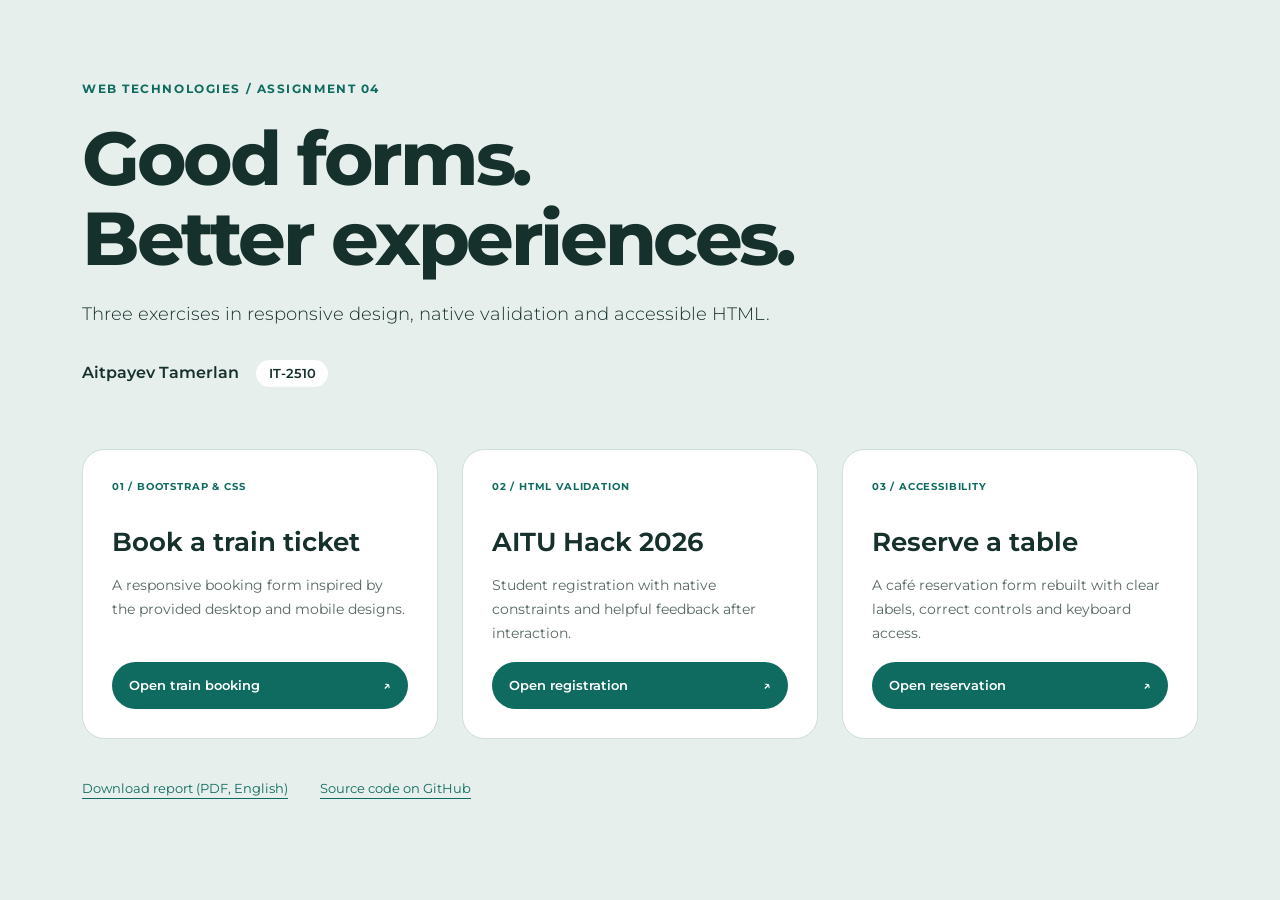
<file: index.html>
<!doctype html>
<html lang="en">
<head>
  <meta charset="utf-8">
  <meta name="viewport" content="width=device-width, initial-scale=1">
  <title>Assignment 4 · Aitpayev Tamerlan</title>
  <link rel="stylesheet" href="assets/vendor/bootstrap.min.css">
  <link rel="stylesheet" href="assets/common.css">
  <link rel="stylesheet" href="assets/index.css">
</head>
<body>
  <main class="container py-5">
    <header class="intro">
      <p class="eyebrow">WEB TECHNOLOGIES / ASSIGNMENT 04</p>
      <h1>Good forms.<br>Better experiences.</h1>
      <p class="lead">Three exercises in responsive design, native validation and accessible HTML.</p>
      <p class="student">Aitpayev Tamerlan <span>IT-2510</span></p>
    </header>
    <div class="row g-4">
      <div class="col-12 col-md-4"><article class="exercise"><p class="number">01 / BOOTSTRAP &amp; CSS</p><h2>Book a train ticket</h2><p>A responsive booking form inspired by the provided desktop and mobile designs.</p><a class="btn" href="task1.html">Open train booking <span aria-hidden="true">↗</span></a></article></div>
      <div class="col-12 col-md-4"><article class="exercise"><p class="number">02 / HTML VALIDATION</p><h2>AITU Hack 2026</h2><p>Student registration with native constraints and helpful feedback after interaction.</p><a class="btn" href="task2.html">Open registration <span aria-hidden="true">↗</span></a></article></div>
      <div class="col-12 col-md-4"><article class="exercise"><p class="number">03 / ACCESSIBILITY</p><h2>Reserve a table</h2><p>A café reservation form rebuilt with clear labels, correct controls and keyboard access.</p><a class="btn" href="task3.html">Open reservation <span aria-hidden="true">↗</span></a></article></div>
    </div>
    <footer><a href="Assignment4_Aitpayev_Tamerlan.pdf">Download report (PDF, English)</a><a href="https://github.com/tamerlanaitpayev1-netizen/web4">Source code on GitHub</a></footer>
  </main>
</body>
</html>
</file>
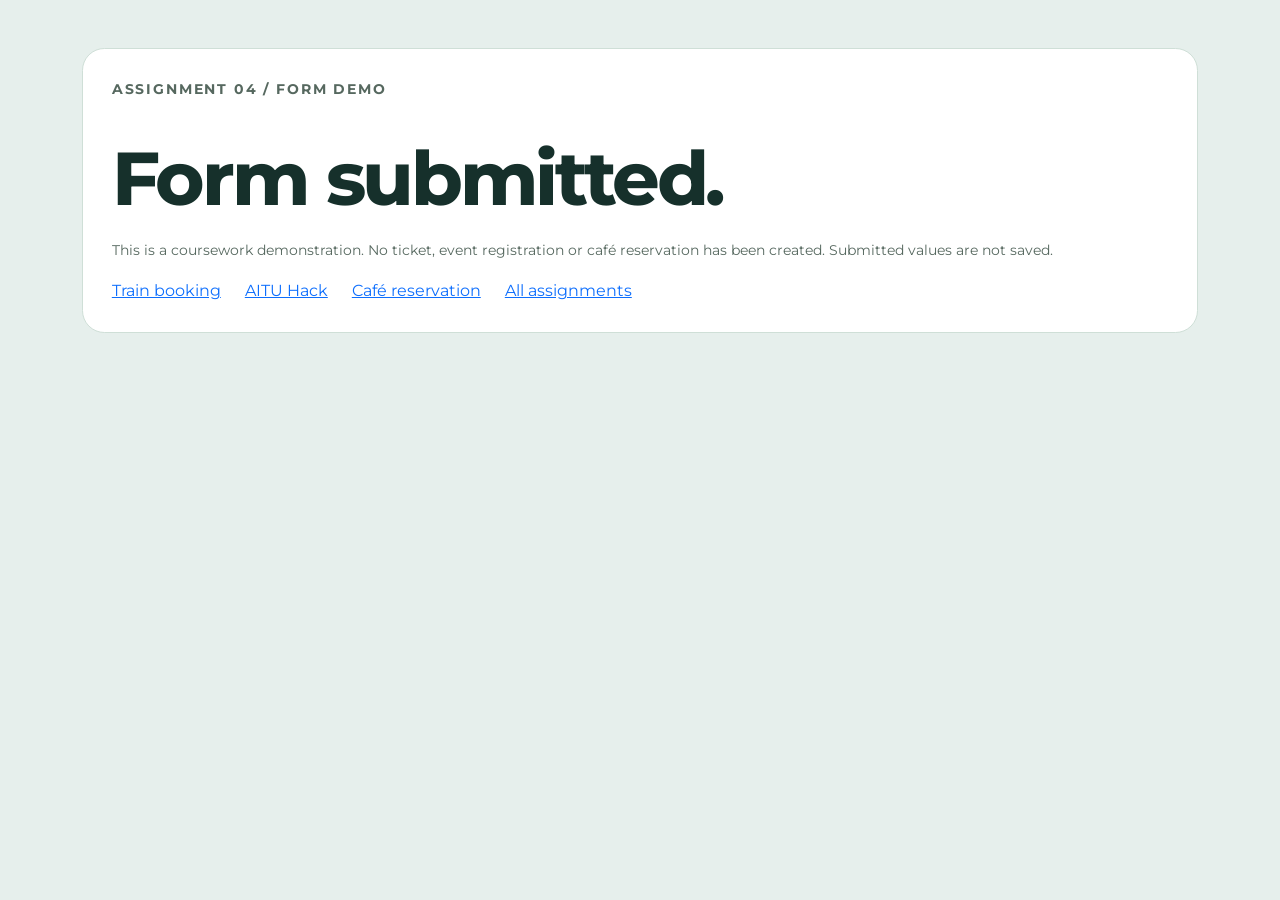
<file: completed.html>
<!doctype html>
<html lang="en">
<head>
  <meta charset="utf-8">
  <meta name="viewport" content="width=device-width, initial-scale=1">
  <title>Form demonstration complete</title>
  <link rel="stylesheet" href="assets/vendor/bootstrap.min.css">
  <link rel="stylesheet" href="assets/common.css">
  <link rel="stylesheet" href="assets/index.css">
</head>
<body>
  <main class="container py-5">
    <article class="exercise">
      <p class="eyebrow">ASSIGNMENT 04 / FORM DEMO</p>
      <h1>Form submitted.</h1>
      <p>This is a coursework demonstration. No ticket, event registration or café reservation has been created. Submitted values are not saved.</p>
      <nav class="d-flex flex-wrap gap-4" aria-label="Assignments"><a href="task1.html">Train booking</a><a href="task2.html">AITU Hack</a><a href="task3.html">Café reservation</a><a href="index.html">All assignments</a></nav>
    </article>
  </main>
</body>
</html>
</file>
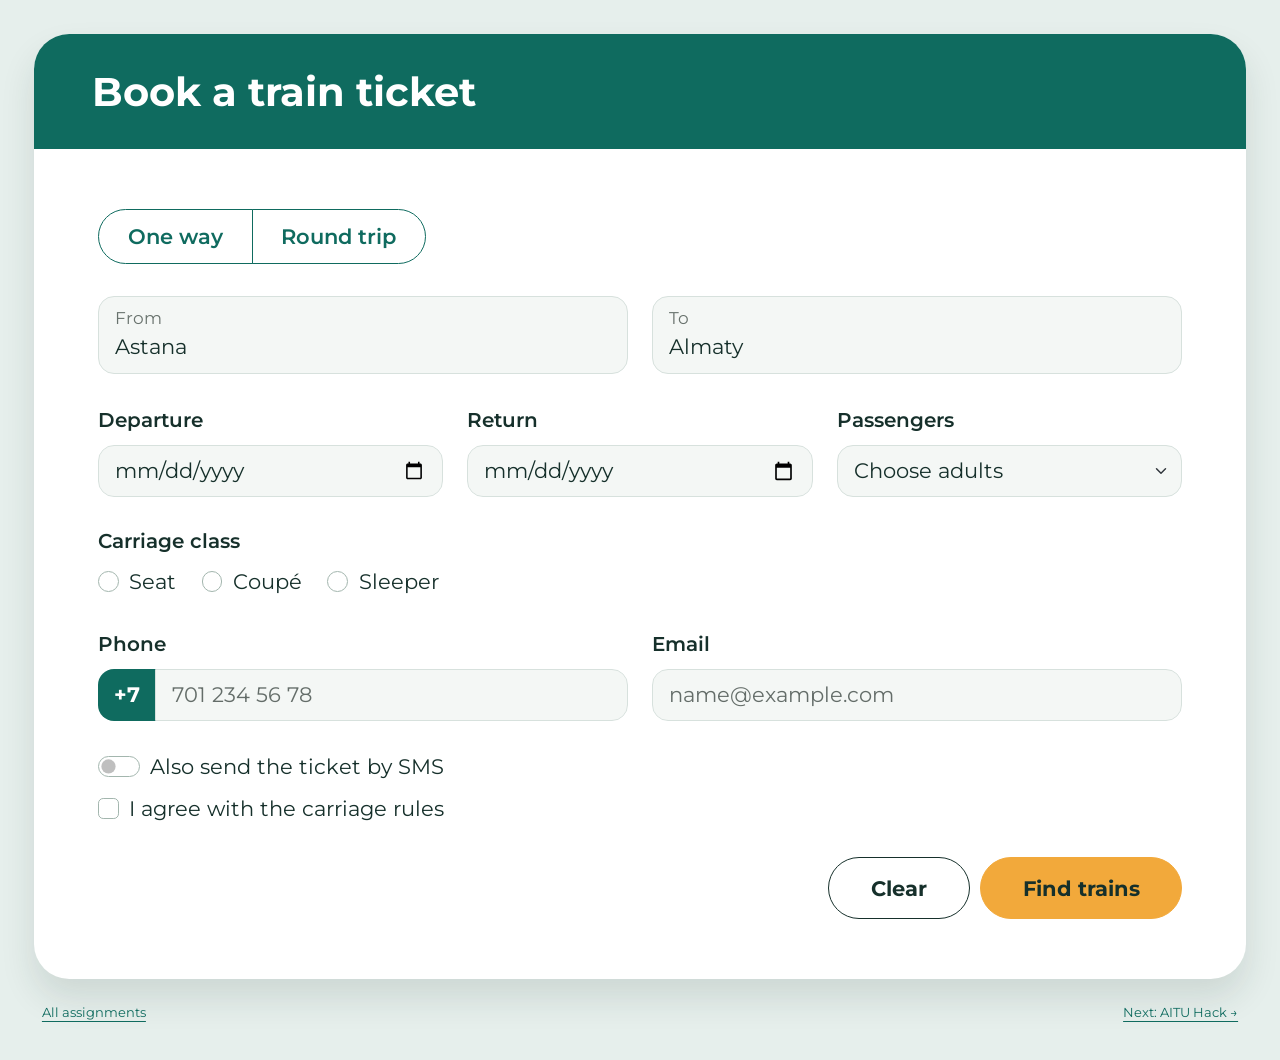
<file: task1.html>
<!doctype html>
<html lang="en">
<head>
  <meta charset="utf-8">
  <meta name="viewport" content="width=device-width, initial-scale=1">
  <title>Book a train ticket · Task 1</title>
  <link rel="stylesheet" href="assets/vendor/bootstrap.min.css">
  <link rel="stylesheet" href="assets/common.css">
  <link rel="stylesheet" href="assets/task1.css">
</head>
<body>
  <main class="container-fluid train-page">
    <article class="ticket-card">
      <header class="ticket-header"><h1>Book a train ticket</h1></header>
      <form action="completed.html" method="post" class="ticket-form">
        <fieldset class="trip-choice">
          <legend class="visually-hidden">Journey type (required)</legend>
          <div class="btn-group" role="group" aria-label="Journey type">
            <input class="btn-check" type="radio" name="journey" id="one-way" value="one-way" required>
            <label class="btn trip-button" for="one-way">One way</label>
            <input class="btn-check" type="radio" name="journey" id="round-trip" value="round-trip" required>
            <label class="btn trip-button" for="round-trip">Round trip</label>
          </div>
        </fieldset>

        <div class="row g-3 g-md-4 route-row">
          <div class="col-12 col-md-6">
            <div class="route-field">
              <label for="from" class="form-label">From<span class="visually-hidden"> (required)</span></label>
              <input class="form-control" type="text" name="from" id="from" placeholder="Astana" required>
            </div>
          </div>
          <div class="col-12 col-md-6">
            <div class="route-field">
              <label for="to" class="form-label">To<span class="visually-hidden"> (required)</span></label>
              <input class="form-control" type="text" name="to" id="to" placeholder="Almaty" required>
            </div>
          </div>
        </div>

        <div class="row g-3 g-md-4 details-row">
          <div class="col-12 col-md-4">
            <label for="departure" class="form-label">Departure<span class="visually-hidden"> (required)</span></label>
            <input class="form-control" type="date" name="departure" id="departure" required>
          </div>
          <div class="col-12 col-md-4">
            <label for="return" class="form-label">Return<span class="visually-hidden"> (optional)</span></label>
            <input class="form-control" type="date" name="return" id="return">
          </div>
          <div class="col-12 col-md-4">
            <label for="passengers" class="form-label">Passengers<span class="visually-hidden"> (required)</span></label>
            <select class="form-select" name="passengers" id="passengers" required>
              <option value="">Choose adults</option>
              <option value="1">1 adult</option>
              <option value="2">2 adults</option>
              <option value="3">3 adults</option>
              <option value="4">4 adults</option>
              <option value="5">5 adults</option>
              <option value="6">6 adults</option>
            </select>
          </div>
        </div>

        <fieldset class="carriage-row">
          <legend class="form-label">Carriage class<span class="visually-hidden"> (required)</span></legend>
          <div class="d-flex flex-wrap carriage-options">
            <div class="form-check"><input class="form-check-input" type="radio" name="carriage" id="seat" value="seat" required><label class="form-check-label" for="seat">Seat</label></div>
            <div class="form-check"><input class="form-check-input" type="radio" name="carriage" id="coupe" value="coupe" required><label class="form-check-label" for="coupe">Coupé</label></div>
            <div class="form-check"><input class="form-check-input" type="radio" name="carriage" id="sleeper" value="sleeper" required><label class="form-check-label" for="sleeper">Sleeper</label></div>
          </div>
        </fieldset>

        <div class="row g-3 g-md-4 contacts-row">
          <div class="col-12 col-md-6">
            <label for="phone" class="form-label">Phone<span class="visually-hidden"> (required)</span></label>
            <div class="input-group">
              <span class="input-group-text" id="phone-prefix">+7</span>
              <input class="form-control" type="tel" name="phone" id="phone" aria-describedby="phone-prefix" placeholder="701 234 56 78" required>
              <input type="hidden" name="phone_country_code" value="+7">
            </div>
          </div>
          <div class="col-12 col-md-6">
            <label for="email" class="form-label">Email<span class="visually-hidden"> (required)</span></label>
            <input class="form-control" type="email" name="email" id="email" autocomplete="email" placeholder="name@example.com" required>
          </div>
        </div>

        <div class="preferences">
          <div class="form-check form-switch"><input class="form-check-input" type="checkbox" role="switch" name="sms" id="sms" value="yes"><label class="form-check-label" for="sms">Also send the ticket by SMS</label></div>
          <div class="form-check"><input class="form-check-input" type="checkbox" name="agreement" id="train-agreement" value="accepted" required><label class="form-check-label" for="train-agreement">I agree with the carriage rules<span class="visually-hidden"> (required)</span></label></div>
        </div>

        <!-- The DOM order stays Clear, Find trains; flex reverses it on phones. -->
        <div class="form-actions d-flex flex-column-reverse flex-md-row justify-content-md-end">
          <button class="btn clear-button" type="reset">Clear</button>
          <button class="btn find-button" type="submit">Find trains</button>
        </div>
      </form>
    </article>
    <nav class="assignment-nav" aria-label="Assignments"><a href="index.html">All assignments</a><a href="task2.html">Next: AITU Hack →</a></nav>
  </main>
</body>
</html>
</file>
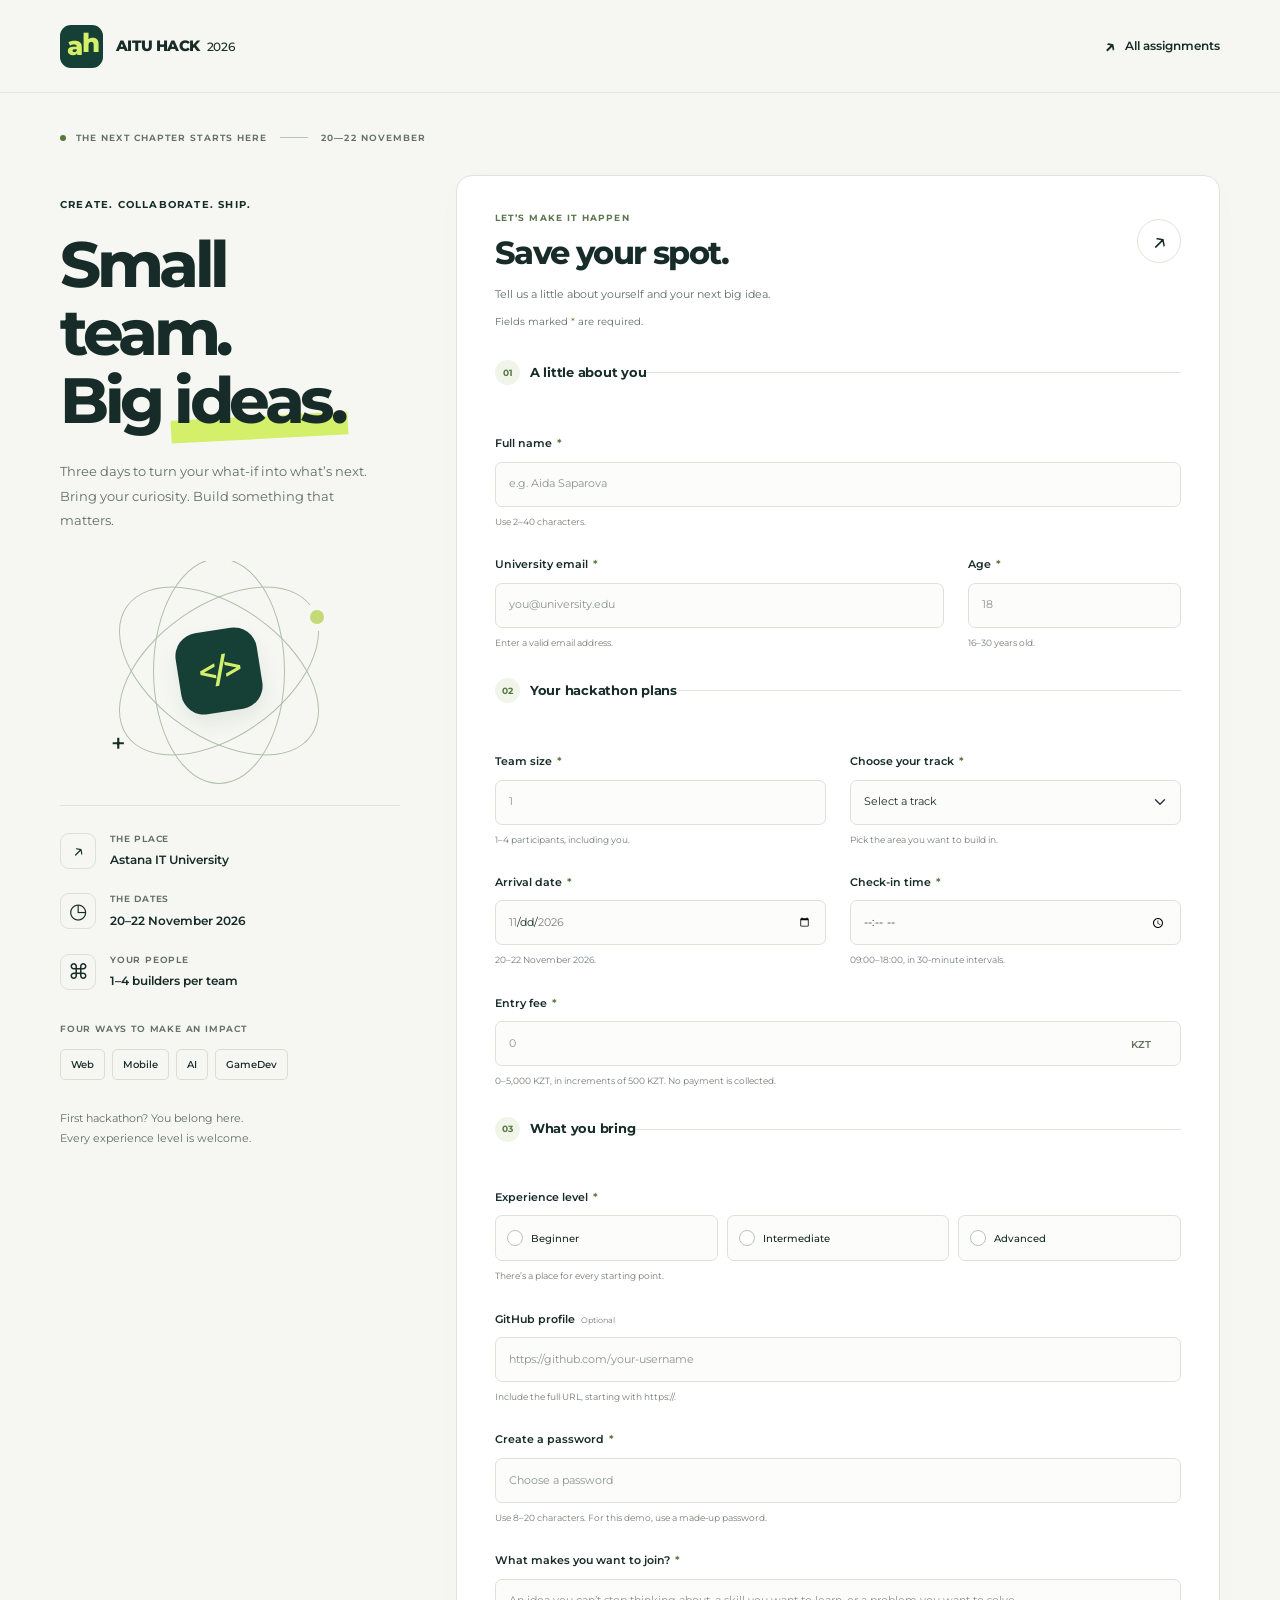
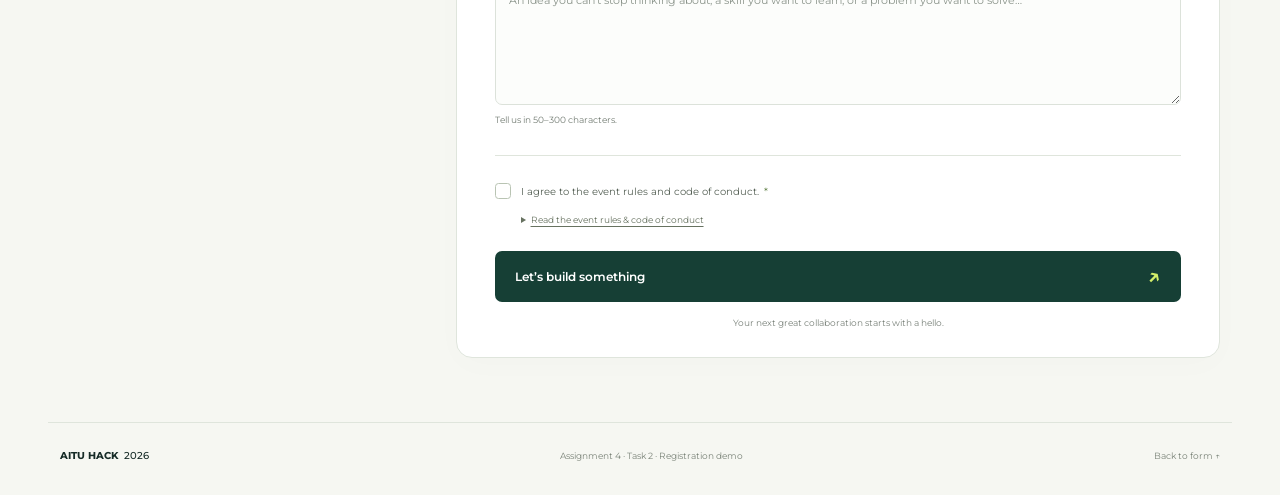
<file: task2.html>
<!doctype html>
<html lang="en">
<head>
  <meta charset="utf-8">
  <meta name="viewport" content="width=device-width, initial-scale=1">
  <meta name="description" content="AITU Hack 2026 registration form — a student project demonstrating HTML form validation.">
  <title>Join AITU Hack 2026 · Assignment 4</title>
  <link rel="stylesheet" href="assets/vendor/bootstrap.min.css">
  <link rel="stylesheet" href="assets/common.css">
  <link rel="stylesheet" href="assets/task2.css">
</head>
<body class="hack-page">
  <a class="skip-link" href="#registration">Skip to registration</a>
  <header class="hack-header">
    <div class="container hack-header-inner">
      <a class="hack-brand" href="task2.html" aria-label="AITU Hack 2026 home"><span class="brand-symbol" aria-hidden="true">a<span>h</span></span><span>AITU HACK<span class="brand-year">2026</span></span></a>
      <a class="back-link" href="index.html"><span aria-hidden="true">↗</span> All assignments</a>
    </div>
  </header>

  <main class="container hack-main">
    <div class="event-eyebrow"><span class="status-dot" aria-hidden="true"></span> THE NEXT CHAPTER STARTS HERE <span class="eyebrow-line" aria-hidden="true"></span> 20—22 NOVEMBER</div>
    <div class="hack-layout">
      <aside class="event-sidebar" aria-labelledby="event-title">
        <div class="event-intro">
          <p class="event-kicker">CREATE. COLLABORATE. SHIP.</p>
          <h1 id="event-title">Small team.<br>Big <span>ideas.</span></h1>
          <p class="event-description">Three days to turn your what-if into what’s next. Bring your curiosity. Build something that matters.</p>
          <div class="event-art" aria-hidden="true"><span class="art-orbit orbit-one"></span><span class="art-orbit orbit-two"></span><span class="art-orbit orbit-three"></span><span class="art-code">&lt;/&gt;</span><span class="art-dot"></span><span class="art-plus">+</span></div>
        </div>
        <div class="event-details">
          <div class="event-fact"><span class="fact-icon" aria-hidden="true">↗</span><div><span class="fact-label">THE PLACE</span><p>Astana IT University</p></div></div>
          <div class="event-fact"><span class="fact-icon" aria-hidden="true">◷</span><div><span class="fact-label">THE DATES</span><p>20–22 November 2026</p></div></div>
          <div class="event-fact"><span class="fact-icon" aria-hidden="true">⌘</span><div><span class="fact-label">YOUR PEOPLE</span><p>1–4 builders per team</p></div></div>
        </div>
        <div class="track-summary"><span class="fact-label">FOUR WAYS TO MAKE AN IMPACT</span><div class="track-tags"><span>Web</span><span>Mobile</span><span>AI</span><span>GameDev</span></div></div>
        <p class="sidebar-note">First hackathon? You belong here.<br>Every experience level is welcome.</p>
      </aside>

      <section class="registration-panel" aria-labelledby="registration-title">
        <div class="registration-heading"><div><span class="section-eyebrow">LET’S MAKE IT HAPPEN</span><h2 id="registration-title">Save your spot.</h2></div><span class="registration-mark" aria-hidden="true">↗</span></div>
        <p class="registration-description">Tell us a little about yourself and your next big idea.</p>
        <p class="required-note">Fields marked <span aria-hidden="true">*</span> are required.</p>

        <form id="registration" action="completed.html" method="post">
          <fieldset class="form-section">
            <legend><span class="section-number" aria-hidden="true">01</span> A little about you</legend>
            <div class="row g-4">
              <div class="col-12">
                <label class="form-label" for="full-name">Full name <span class="required-star" aria-hidden="true">*</span></label>
                <input class="form-control" id="full-name" name="full_name" type="text" placeholder="e.g. Aida Saparova" autocomplete="name" minlength="2" maxlength="40" required aria-describedby="name-help name-error">
                <div class="form-text" id="name-help">Use 2–40 characters.</div>
                <div class="invalid-feedback" id="name-error">Enter your full name using 2–40 characters.</div>
              </div>
              <div class="col-md-8">
                <label class="form-label" for="university-email">University email <span class="required-star" aria-hidden="true">*</span></label>
                <input class="form-control" id="university-email" name="email" type="email" placeholder="you@university.edu" autocomplete="email" required aria-describedby="email-help email-error">
                <div class="form-text" id="email-help">Enter a valid email address.</div>
                <div class="invalid-feedback" id="email-error">Enter a valid email, such as you@university.edu.</div>
              </div>
              <div class="col-md-4">
                <label class="form-label" for="age">Age <span class="required-star" aria-hidden="true">*</span></label>
                <input class="form-control" id="age" name="age" type="number" placeholder="18" min="16" max="30" step="1" required aria-describedby="age-help age-error">
                <div class="form-text" id="age-help">16–30 years old.</div>
                <div class="invalid-feedback" id="age-error">Enter a whole number from 16 to 30.</div>
              </div>
            </div>
          </fieldset>

          <fieldset class="form-section">
            <legend><span class="section-number" aria-hidden="true">02</span> Your hackathon plans</legend>
            <div class="row g-4">
              <div class="col-md-6">
                <label class="form-label" for="team-size">Team size <span class="required-star" aria-hidden="true">*</span></label>
                <input class="form-control" id="team-size" name="team_size" type="number" placeholder="1" min="1" max="4" step="1" required aria-describedby="team-help team-error">
                <div class="form-text" id="team-help">1–4 participants, including you.</div>
                <div class="invalid-feedback" id="team-error">Choose a team size of 1, 2, 3, or 4.</div>
              </div>
              <div class="col-md-6">
                <label class="form-label" for="track">Choose your track <span class="required-star" aria-hidden="true">*</span></label>
                <select class="form-select" id="track" name="track" required aria-describedby="track-help track-error">
                  <option value="" selected disabled>Select a track</option>
                  <option value="Web">Web</option><option value="Mobile">Mobile</option><option value="AI">AI</option><option value="GameDev">GameDev</option>
                </select>
                <div class="form-text" id="track-help">Pick the area you want to build in.</div>
                <div class="invalid-feedback" id="track-error">Select Web, Mobile, AI, or GameDev.</div>
              </div>
              <div class="col-md-6">
                <label class="form-label" for="arrival-date">Arrival date <span class="required-star" aria-hidden="true">*</span></label>
                <input class="form-control" id="arrival-date" name="arrival_date" type="date" min="2026-11-20" max="2026-11-22" required aria-describedby="arrival-help arrival-error">
                <div class="form-text" id="arrival-help">20–22 November 2026.</div>
                <div class="invalid-feedback" id="arrival-error">Choose a date from 20 to 22 November 2026.</div>
              </div>
              <div class="col-md-6">
                <label class="form-label" for="checkin-time">Check-in time <span class="required-star" aria-hidden="true">*</span></label>
                <input class="form-control" id="checkin-time" name="checkin_time" type="time" min="09:00" max="18:00" step="1800" required aria-describedby="checkin-help checkin-error">
                <div class="form-text" id="checkin-help">09:00–18:00, in 30-minute intervals.</div>
                <div class="invalid-feedback" id="checkin-error">Choose a half-hour slot between 09:00 and 18:00.</div>
              </div>
              <div class="col-12">
                <label class="form-label" for="entry-fee">Entry fee <span class="required-star" aria-hidden="true">*</span></label>
                <div class="fee-field"><input class="form-control" id="entry-fee" name="entry_fee" type="number" placeholder="0" min="0" max="5000" step="500" required aria-describedby="fee-help fee-error"><span class="currency-label" aria-hidden="true">KZT</span></div>
                <div class="form-text" id="fee-help">0–5,000 KZT, in increments of 500 KZT. No payment is collected.</div>
                <div class="invalid-feedback" id="fee-error">Enter an amount from 0 to 5,000 KZT in increments of 500.</div>
              </div>
            </div>
          </fieldset>

          <fieldset class="form-section">
            <legend><span class="section-number" aria-hidden="true">03</span> What you bring</legend>
            <div class="row g-4">
              <div class="col-12">
                <fieldset class="experience-group" aria-describedby="experience-help experience-error">
                  <legend class="form-label">Experience level <span class="required-star" aria-hidden="true">*</span></legend>
                  <div class="experience-options">
                    <label class="experience-option" for="experience-beginner"><input class="form-check-input" id="experience-beginner" type="radio" name="experience" value="Beginner" required><span>Beginner</span></label>
                    <label class="experience-option" for="experience-intermediate"><input class="form-check-input" id="experience-intermediate" type="radio" name="experience" value="Intermediate" required><span>Intermediate</span></label>
                    <label class="experience-option" for="experience-advanced"><input class="form-check-input" id="experience-advanced" type="radio" name="experience" value="Advanced" required><span>Advanced</span></label>
                  </div>
                  <div class="form-text" id="experience-help">There’s a place for every starting point.</div>
                  <div class="invalid-feedback" id="experience-error">Choose your experience level.</div>
                </fieldset>
              </div>
              <div class="col-12">
                <label class="form-label" for="github-url">GitHub profile <span class="optional-label">Optional</span></label>
                <input class="form-control" id="github-url" name="github_url" type="url" placeholder="https://github.com/your-username" autocomplete="url" aria-describedby="github-help github-error">
                <div class="form-text" id="github-help">Include the full URL, starting with https://.</div>
                <div class="invalid-feedback" id="github-error">Enter a valid URL, or leave this field empty.</div>
              </div>
              <div class="col-12">
                <label class="form-label" for="password">Create a password <span class="required-star" aria-hidden="true">*</span></label>
                <input class="form-control" id="password" name="password" type="password" placeholder="Choose a password" autocomplete="new-password" minlength="8" maxlength="20" required aria-describedby="password-help password-error">
                <div class="form-text" id="password-help">Use 8–20 characters. For this demo, use a made-up password.</div>
                <div class="invalid-feedback" id="password-error">Enter a password with 8–20 characters.</div>
              </div>
              <div class="col-12">
                <label class="form-label" for="motivation">What makes you want to join? <span class="required-star" aria-hidden="true">*</span></label>
                <textarea class="form-control" id="motivation" name="motivation" rows="4" minlength="50" maxlength="300" placeholder="An idea you can’t stop thinking about, a skill you want to learn, or a problem you want to solve…" required aria-describedby="motivation-help motivation-error"></textarea>
                <div class="form-text" id="motivation-help">Tell us in 50–300 characters.</div>
                <div class="invalid-feedback" id="motivation-error">Share your motivation using 50–300 characters.</div>
              </div>
            </div>
          </fieldset>

          <div class="form-finish">
            <div class="form-check agreement-field">
              <input class="form-check-input" id="agreement" name="agreement" type="checkbox" value="accepted" required aria-describedby="agreement-error">
              <label class="form-check-label" for="agreement">I agree to the event rules and code of conduct. <span class="required-star" aria-hidden="true">*</span></label>
              <div class="invalid-feedback" id="agreement-error">Please agree before submitting your registration.</div>
            </div>
            <details class="event-rules"><summary>Read the event rules &amp; code of conduct</summary><p>Work in a team of up to four, credit the work of others, and treat all participants with respect. Harassment and discrimination are not acceptable. Keep your project lawful and respect other people’s privacy.</p></details>
            <button class="btn register-button" type="submit"><span>Let’s build something</span><span aria-hidden="true">↗</span></button>
            <p class="submit-note">Your next great collaboration starts with a hello.</p>
          </div>
        </form>
      </section>
    </div>
  </main>

  <footer class="hack-footer container"><span>AITU HACK <span class="footer-year">2026</span></span><span>Assignment 4 · Task 2 · Registration demo</span><a href="#registration">Back to form <span aria-hidden="true">↑</span></a></footer>
</body>
</html>
</file>
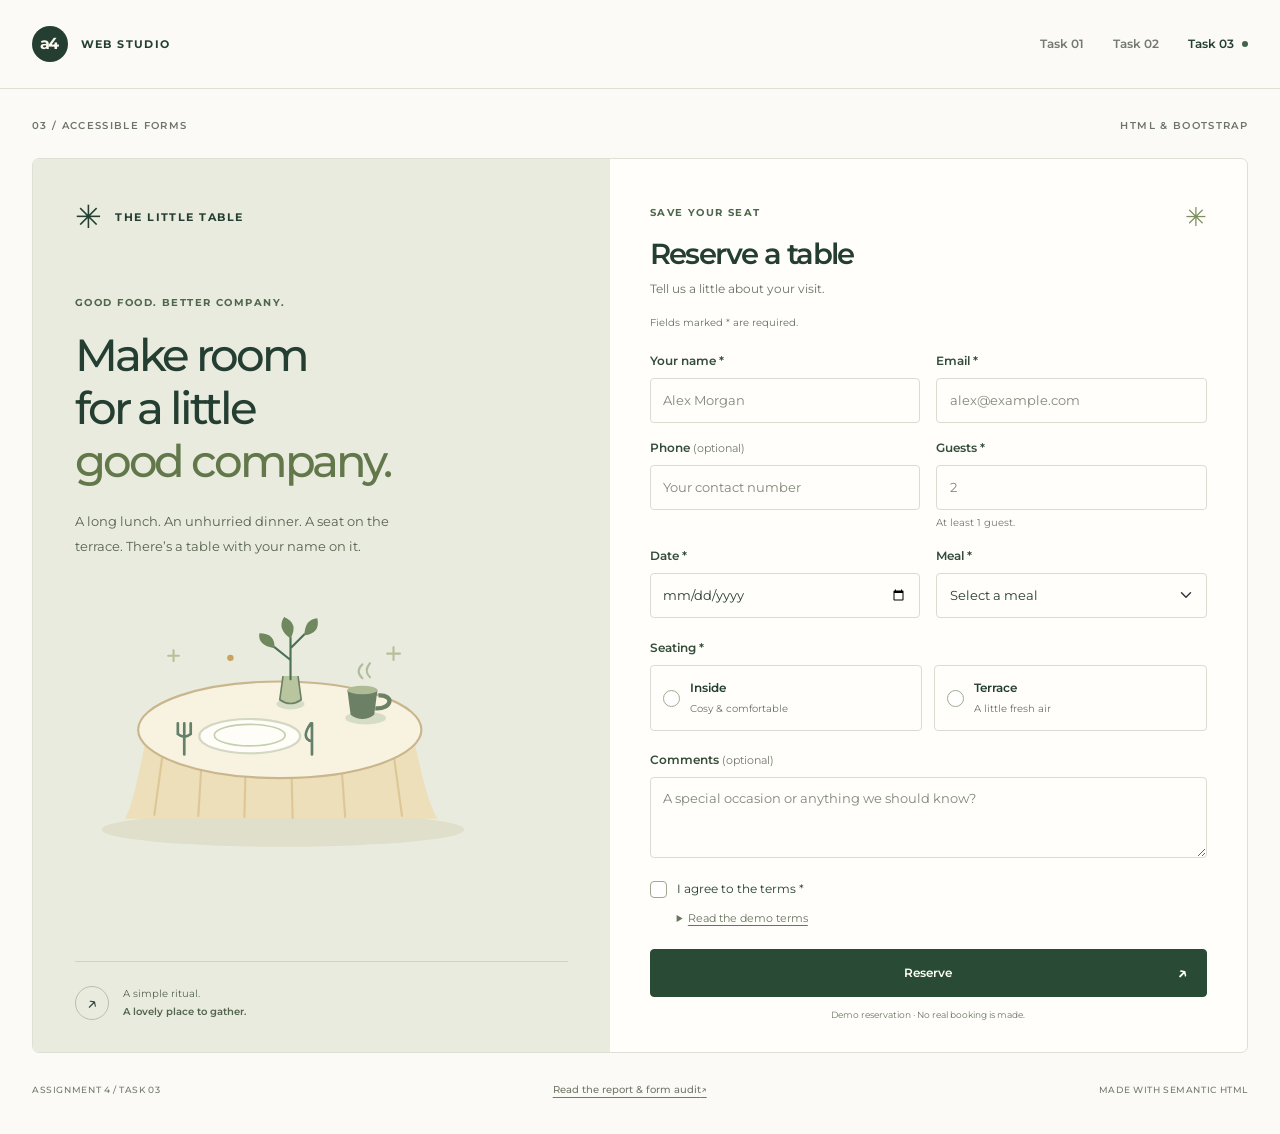
<file: task3.html>
<!doctype html>
<html lang="en">
<head>
  <meta charset="utf-8">
  <meta name="viewport" content="width=device-width, initial-scale=1">
  <meta name="description" content="An accessible café reservation form, rebuilt with semantic HTML and native validation.">
  <title>Reserve a Table — Assignment 4</title>
  <link rel="stylesheet" href="assets/vendor/bootstrap.min.css">
  <link rel="stylesheet" href="assets/common.css">
  <link rel="stylesheet" href="assets/task3.css">
</head>
<body class="cafe-page">
  <a class="cafe-skip" href="#main">Skip to reservation</a>
  <header class="cafe-header">
    <div class="container cafe-header-inner">
      <a class="cafe-brand" href="index.html" aria-label="Assignment 4 home"><span class="cafe-brand-mark" aria-hidden="true">a4</span> WEB STUDIO</a>
      <nav aria-label="Assignments">
        <ul class="cafe-nav">
          <li><a href="task1.html">Task 01</a></li>
          <li><a href="task2.html">Task 02</a></li>
          <li><a href="task3.html" aria-current="page">Task 03 <span class="cafe-nav-dot" aria-hidden="true"></span></a></li>
        </ul>
      </nav>
    </div>
  </header>

  <main id="main" class="container cafe-main">
    <div class="cafe-page-caption"><span>03 / ACCESSIBLE FORMS</span><span>HTML &amp; BOOTSTRAP</span></div>
    <div class="cafe-layout">
      <section class="cafe-story" aria-labelledby="cafe-title">
        <div class="cafe-wordmark"><span aria-hidden="true">✳</span> THE LITTLE TABLE</div>
        <p class="cafe-eyebrow">GOOD FOOD. BETTER COMPANY.</p>
        <h1 id="cafe-title">Make room<br>for a little<br><span>good company.</span></h1>
        <p class="cafe-intro">A long lunch. An unhurried dinner. A seat on the terrace. There’s a table with your name on it.</p>

        <div class="cafe-table-art" aria-hidden="true">
          <svg viewBox="0 0 410 240" xmlns="http://www.w3.org/2000/svg" focusable="false">
            <ellipse cx="205" cy="213" rx="169" ry="16" fill="#dfdfcb"/>
            <path d="M58 203c11-24 16-64 22-85h244c8 26 11 59 25 85" fill="#eddfba"/>
            <path d="m96 120-11 80m46-80-5 81m45-81-2 82m43-82 2 83m43-83 6 82m42-82 11 81" stroke="#ddc796" stroke-width="2"/>
            <ellipse cx="202" cy="120" rx="132" ry="45" fill="#f8f2e1" stroke="#c9b68c" stroke-width="2"/>
            <ellipse cx="174" cy="126" rx="47" ry="16" fill="#fffdf7" stroke="#d2d8c2" stroke-width="2"/>
            <ellipse cx="174" cy="125" rx="33" ry="10" fill="none" stroke="#c4d0ad" stroke-width="1.5"/>
            <path d="M113 114v29m-6-29v10q6 5 12 0v-10m-6 9v-9m119 0v29m-1-29q-10 14 1 17" fill="none" stroke="#63806b" stroke-linecap="round" stroke-width="2.5"/>
            <ellipse cx="282" cy="109" rx="19" ry="6" fill="#d5ddc6"/>
            <path d="M265 83h28l-3 23q-11 8-22 0z" fill="#6c8065"/>
            <path d="M294 88c15-1 13 13-3 12" fill="none" stroke="#6c8065" stroke-width="4"/>
            <ellipse cx="279" cy="83" rx="14" ry="4" fill="#aebc95"/>
            <path d="M279 72q-7-6 0-13m7 12q-6-6 0-13" fill="none" stroke="#afbd9b" stroke-linecap="round" stroke-width="2"/>
            <ellipse cx="212" cy="96" rx="13" ry="5" fill="#d5ddc6"/>
            <path d="m205 70-3 22q10 7 20 0l-3-22" fill="#b9c59e" stroke="#6c8065" stroke-width="1.5"/>
            <path d="M212 73V34m0 21-15-12m15 1 13-13" fill="none" stroke="#4d7153" stroke-linecap="round" stroke-width="2"/>
            <path d="M197 44q-16-3-14-14 15 0 14 14m28-12q0-15 12-16 3 14-12 16m-13 3q-13-9-6-20 14 6 6 20" fill="#70885d"/>
            <circle cx="156" cy="53" r="3" fill="#c8a45c"/>
            <path d="M308 43v12m-6-6h12m-211-3v10m-5-5h10" stroke="#b9bf99" stroke-width="2" stroke-linecap="round"/>
          </svg>
        </div>
        <div class="cafe-story-bottom"><span class="cafe-leaf" aria-hidden="true">↗</span><p>A simple ritual.<br><strong>A lovely place to gather.</strong></p></div>
      </section>

      <section class="cafe-form-card" aria-labelledby="reservation-title">
        <div class="cafe-form-top"><span class="cafe-eyebrow">SAVE YOUR SEAT</span><span class="cafe-small-flower" aria-hidden="true">✳</span></div>
        <h2 id="reservation-title">Reserve a table</h2>
        <p class="cafe-form-intro">Tell us a little about your visit.</p>
        <p class="cafe-required-note">Fields marked <span aria-hidden="true">*</span> are required.</p>

        <form method="post" action="completed.html" class="cafe-form">
          <div class="row g-3">
            <div class="col-sm-6">
              <label class="form-label" for="full-name">Your name <span aria-hidden="true">*</span></label>
              <input class="form-control" type="text" id="full-name" name="full_name" autocomplete="name" placeholder="Alex Morgan" required>
            </div>
            <div class="col-sm-6">
              <label class="form-label" for="email">Email <span aria-hidden="true">*</span></label>
              <input class="form-control" type="email" id="email" name="email" autocomplete="email" placeholder="alex@example.com" required>
            </div>
            <div class="col-sm-6">
              <label class="form-label" for="phone">Phone <span class="cafe-optional">(optional)</span></label>
              <input class="form-control" type="tel" id="phone" name="phone" autocomplete="tel" placeholder="Your contact number">
            </div>
            <div class="col-sm-6">
              <label class="form-label" for="guests">Guests <span aria-hidden="true">*</span></label>
              <input class="form-control" type="number" id="guests" name="guests" min="1" step="1" placeholder="2" aria-describedby="guests-hint" required>
              <div class="form-text" id="guests-hint">At least 1 guest.</div>
            </div>
            <div class="col-sm-6">
              <label class="form-label" for="date">Date <span aria-hidden="true">*</span></label>
              <input class="form-control" type="date" id="date" name="date" required>
            </div>
            <div class="col-sm-6">
              <label class="form-label" for="meal">Meal <span aria-hidden="true">*</span></label>
              <select class="form-select" id="meal" name="meal" required>
                <option value="" selected disabled>Select a meal</option>
                <option value="lunch">Lunch</option>
                <option value="dinner">Dinner</option>
              </select>
            </div>
          </div>

          <fieldset class="cafe-seating">
            <legend>Seating <span aria-hidden="true">*</span></legend>
            <div class="cafe-seat-options">
              <label class="cafe-seat-option" for="seating-inside">
                <input class="form-check-input" type="radio" id="seating-inside" name="seating" value="inside" required>
                <span>Inside<small>Cosy &amp; comfortable</small></span>
              </label>
              <label class="cafe-seat-option" for="seating-terrace">
                <input class="form-check-input" type="radio" id="seating-terrace" name="seating" value="terrace" required>
                <span>Terrace<small>A little fresh air</small></span>
              </label>
            </div>
          </fieldset>

          <div class="cafe-comments">
            <label class="form-label" for="comments">Comments <span class="cafe-optional">(optional)</span></label>
            <textarea class="form-control" id="comments" name="comments" rows="3" placeholder="A special occasion or anything we should know?"></textarea>
          </div>

          <div class="form-check cafe-terms">
            <input class="form-check-input" type="checkbox" id="terms" name="terms" value="accepted" required>
            <label class="form-check-label" for="terms">I agree to the terms <span aria-hidden="true">*</span></label>
          </div>
          <details class="cafe-terms-details">
            <summary>Read the demo terms</summary>
            <p>This is a demonstration. Submitting this form shows a confirmation page and does not create a real café booking.</p>
          </details>
          <button class="btn cafe-submit" type="submit">Reserve <span aria-hidden="true">↗</span></button>
          <p class="cafe-demo-note">Demo reservation · No real booking is made.</p>
        </form>
      </section>
    </div>
    <footer class="cafe-footer"><span>ASSIGNMENT 4 / TASK 03</span><a href="Assignment4_Aitpayev_Tamerlan.pdf">Read the report &amp; form audit <span aria-hidden="true">↗</span></a><span>MADE WITH SEMANTIC HTML</span></footer>
  </main>
</body>
</html>
</file>
<file: assets/common.css>
@font-face {
  font-family: Montserrat;
  src: url("fonts/Montserrat.ttf") format("truetype");
  font-weight: 100 900;
  font-style: normal;
  font-display: swap;
}

body { font-family: Montserrat, sans-serif; }
:focus-visible, .btn:focus-visible { outline: 3px solid #0f6b5f; outline-offset: 4px; }
</file>
<file: assets/index.css>
body { background: #e6efec; color: #16302b; }
.intro { padding: 2rem 0 3rem; max-width: 54rem; }
.eyebrow { font-size: .75rem; letter-spacing: .13em; font-weight: 700; color: #0f6b5f; }
h1 { font-size: clamp(2.5rem, 6vw, 4.7rem); font-weight: 750; line-height: 1.06; letter-spacing: -.045em; margin: 1.3rem 0; }
.lead { max-width: 45rem; font-size: 1.1rem; line-height: 1.7; }
.student { margin-top: 2rem; font-weight: 600; }
.student span { margin-left: .8rem; font-size: .8rem; background: #fff; border-radius: 2rem; padding: .4rem .8rem; }
.exercise { display: flex; flex-direction: column; height: 100%; background: #fff; border: 1px solid #cfdfd7; border-radius: 1.4rem; padding: 1.8rem; }
.number { font-size: .65rem; font-weight: 700; letter-spacing: .08em; color: #0f6b5f; }
h2 { font-size: 1.6rem; line-height: 1.25; font-weight: 650; margin: 1rem 0; }
.exercise p:not(.number) { font-size: .88rem; line-height: 1.7; color: #56685f; }
.exercise .btn { margin-top: auto; background: #0f6b5f; color: #fff; border-radius: 3rem; padding: .8rem 1rem; font-size: .8rem; font-weight: 600; display: flex; justify-content: space-between; }
.exercise .btn:hover { background: #16302b; }
footer { display: flex; flex-wrap: wrap; gap: 1rem 2rem; margin-top: 2.5rem; font-size: .8rem; }
footer a { color: #0f6b5f; text-underline-offset: .3rem; }
</file>
<file: assets/task1.css>
:root {
  --train-green: #0f6b5f;
  --train-gold: #f2a93b;
  --train-ink: #16302b;
  --train-field: #f4f7f5;
  --train-background: #e6efec;
}
body { background: var(--train-background); color: var(--train-ink); }
.train-page { padding: clamp(.75rem, 2.65vw, 2.5rem); }
.ticket-card { overflow: hidden; border-radius: 2.2rem; background: #fff; box-shadow: 0 1.2rem 2.2rem #16302b1f; }
.ticket-header { padding: 2.1rem 3.6rem; background: var(--train-green); color: #fff; }
.ticket-header h1 { margin: 0; font-weight: 700; font-size: clamp(1.4rem, 3.15vw, 2.65rem); }
.ticket-form { padding: 3.7rem 4rem; font-size: 1.3rem; }
.trip-choice { margin-bottom: 2rem; }
.trip-button { --bs-btn-active-bg: var(--train-green); --bs-btn-active-border-color: var(--train-green); --bs-btn-active-color: #fff; --bs-btn-hover-bg: var(--train-background); --bs-btn-hover-color: var(--train-green); --bs-btn-hover-border-color: var(--train-green); color: var(--train-green); border: 1.5px solid var(--train-green); border-radius: 3rem; padding: .7rem 1.8rem; font-size: inherit; font-weight: 600; }
.btn-check:focus-visible + .trip-button { outline: 3px solid var(--train-gold); outline-offset: 4px; box-shadow: none; }
.route-row, .details-row, .carriage-row, .contacts-row { margin-bottom: 1.9rem; }
.form-label { margin-bottom: .6rem; font-size: 1.22rem; font-weight: 600; }
.form-control, .form-select { min-inline-size: 0; min-height: 3.25rem; border: 1.5px solid #d7e1dd; border-radius: 1rem; background-color: var(--train-field); color: var(--train-ink); padding: .55rem 1rem; font-size: inherit; }
.form-control::placeholder { color: #646d69; opacity: 1; }
.form-control:focus, .form-select:focus { background-color: var(--train-field); border-color: var(--train-green); box-shadow: 0 0 0 .2rem #0f6b5f20; }
.route-field { display: flex; flex-direction: column; padding: .55rem 1rem .65rem; border: 1.5px solid #d7e1dd; border-radius: 1rem; background: var(--train-field); }
.route-field:focus-within { outline: 2px solid var(--train-green); outline-offset: 2px; }
.route-field .form-label { margin: 0; color: #68726d; font-size: 1.05rem; font-weight: 400; }
.route-field .form-control { padding: 0; min-height: 0; border: 0; border-radius: 0; background: transparent; box-shadow: none; }
.route-field .form-control::placeholder { color: var(--train-ink); }
.route-field .form-control:focus-visible { outline: none; }
.carriage-options { gap: .6rem 1.6rem; }
.carriage-options .form-check { margin: 0; }
.form-check-input { border-color: #a3b6ae; }
.form-check-input:checked { background-color: var(--train-green); border-color: var(--train-green); }
.form-check-input:focus { border-color: var(--train-green); box-shadow: 0 0 0 .2rem #0f6b5f25; }
.input-group-text { border: 0; border-radius: 1rem 0 0 1rem; background: var(--train-green); color: #fff; font-size: inherit; font-weight: 700; padding-inline: 1rem; }
.input-group .form-control { border-radius: 0 1rem 1rem 0 !important; }
.preferences { display: grid; gap: .65rem; margin: .1rem 0 2.1rem; }
.preferences .form-check { margin: 0; }
.form-actions { gap: .65rem; }
.form-actions .btn { border-radius: 4rem; font-size: inherit; font-weight: 700; padding: .9rem 2.6rem; border: 1.5px solid var(--train-ink); }
.clear-button { color: var(--train-ink); background: #fff; }
.clear-button:hover { background: var(--train-background); }
.form-actions .find-button { border-color: var(--train-gold); color: var(--train-ink); background: var(--train-gold); }
.find-button:hover { background: #e99b25; }
.assignment-nav { display: flex; flex-wrap: wrap; justify-content: space-between; gap: 1rem; padding: 1.5rem .5rem .25rem; font-size: .8rem; }
.assignment-nav a { color: var(--train-green); text-underline-offset: .25rem; }
@media (max-width: 767.98px) {
  .ticket-card { border-radius: 1.6rem; }
  .ticket-header { padding: 1.3rem; }
  .ticket-form { padding: 1.5rem; font-size: 1rem; }
  .trip-choice { margin-bottom: 1.5rem; }
  .trip-choice .btn-group { display: flex; }
  .trip-button { flex: 1; padding: .55rem .5rem; }
  .route-row, .details-row, .carriage-row, .contacts-row { margin-bottom: 1.5rem; }
  .form-label { font-size: 1rem; margin-bottom: .55rem; }
  .route-field { padding: .45rem .75rem; border-radius: .8rem; }
  .route-field .form-label { font-size: .85rem; margin: 0; }
  .form-control, .form-select { min-height: 2.6rem; padding: .4rem .75rem; border-radius: .8rem; }
  .carriage-options { gap: .5rem .9rem; }
  .input-group-text { padding-inline: .7rem; border-radius: .8rem 0 0 .8rem; }
  .preferences { gap: .7rem; margin-bottom: 1.6rem; }
  .form-actions .btn { padding: .7rem 1rem; }
}
</file>
<file: assets/task2.css>
:root {
  --hack-ink: #172c28;
  --hack-muted: #626e68;
  --hack-paper: #f6f7f2;
  --hack-green: #163f35;
  --hack-lime: #d4ef6a;
  --hack-line: #dfe5dc;
  --hack-error: #b52235;
}

.hack-page { background: var(--hack-paper); color: var(--hack-ink); font-family: "Montserrat", Arial, sans-serif; font-size: 14px; -webkit-font-smoothing: antialiased; }
.hack-page .container { max-width: 1184px; }
.hack-page a { color: inherit; }
.hack-page .skip-link { position: absolute; top: -80px; left: 16px; z-index: 100; padding: 12px 20px; background: var(--hack-green); color: white; border-radius: 8px; }
.hack-page .skip-link:focus { top: 12px; }
.hack-page a:focus-visible, .hack-page button:focus-visible, .hack-page summary:focus-visible { outline: 3px solid #577e2b; outline-offset: 5px; }
.hack-header { border-bottom: 1px solid var(--hack-line); }
.hack-header-inner { min-height: 92px; display: flex; align-items: center; justify-content: space-between; gap: 24px; }
.hack-brand { display: flex; align-items: center; gap: 13px; text-decoration: none; font-size: 15px; font-weight: 800; letter-spacing: -.04em; }
.brand-symbol { display: grid; grid-template-columns: 1fr 1fr; align-items: center; width: 43px; height: 43px; padding: 0 7px; border-radius: 11px; background: var(--hack-green); color: var(--hack-lime); font-size: 26px; letter-spacing: -.17em; }
.brand-symbol span { transform: translateY(-3px); }
.brand-year { margin-left: 7px; font-size: 12px; font-weight: 500; letter-spacing: -.01em; }
.back-link { display: flex; align-items: center; gap: 9px; font-size: 12px; font-weight: 600; text-decoration: none; }
.back-link:hover { text-decoration: underline; }
.back-link > span { font-size: 20px; }
.hack-main { padding-top: 38px; padding-bottom: 64px; }
.event-eyebrow { display: flex; align-items: center; gap: 10px; margin-bottom: 30px; color: var(--hack-muted); font-size: 9px; font-weight: 650; letter-spacing: .12em; }
.status-dot { width: 6px; height: 6px; background: #567839; border-radius: 50%; flex: 0 0 auto; }
.eyebrow-line { width: 28px; height: 1px; margin: 0 3px; background: #b8c3b6; }
.hack-layout { display: grid; grid-template-columns: 340px minmax(0, 1fr); gap: 56px; align-items: start; }
.event-sidebar { padding-top: 22px; }
.event-kicker { margin-bottom: 18px; font-size: 10px; font-weight: 700; letter-spacing: .12em; }
.event-intro h1 { margin-bottom: 24px; font-size: clamp(48px, 5vw, 64px); line-height: 1.07; font-weight: 750; letter-spacing: -.07em; }
.event-intro h1 span { position: relative; z-index: 0; }
.event-intro h1 span::before { content: ""; position: absolute; bottom: 0; left: -3px; right: -5px; height: .36em; background: var(--hack-lime); z-index: -1; transform: rotate(-3deg); }
.event-description { max-width: 310px; margin: 0; color: var(--hack-muted); font-size: 13px; line-height: 1.9; }
.event-art { position: relative; height: 230px; margin: 28px 0 14px; overflow: hidden; }
.art-orbit { position: absolute; width: 226px; height: 132px; top: 44px; left: 46px; border: 1px solid #afbfab; border-radius: 50%; }
.orbit-one { transform: rotate(-35deg); }
.orbit-two { transform: rotate(35deg); }
.orbit-three { transform: rotate(90deg); }
.art-code { position: absolute; top: 69px; left: 118px; display: grid; place-items: center; width: 82px; height: 82px; border-radius: 23px; color: var(--hack-lime); background: var(--hack-green); font-size: 33px; font-weight: 600; letter-spacing: -.09em; transform: rotate(-9deg); box-shadow: 0 10px 20px #173f3514; }
.art-dot { position: absolute; top: 49px; left: 250px; width: 14px; height: 14px; border-radius: 50%; background: #c4d978; box-shadow: 0 0 0 7px var(--hack-paper); }
.art-plus { position: absolute; top: 164px; left: 51px; font-size: 25px; font-weight: 500; }
.event-details { display: grid; gap: 23px; padding-top: 26px; border-top: 1px solid var(--hack-line); }
.event-fact { display: flex; align-items: center; gap: 14px; }
.fact-icon { display: grid; place-items: center; width: 36px; height: 36px; border: 1px solid #dbe2d5; border-radius: 9px; font-size: 21px; }
.fact-label { display: block; margin-bottom: 6px; color: var(--hack-muted); font-size: 9px; font-weight: 650; letter-spacing: .09em; }
.event-fact p { margin: 0; font-size: 12px; font-weight: 600; }
.track-summary { margin-top: 32px; }
.track-tags { display: flex; gap: 7px; flex-wrap: wrap; margin-top: 13px; }
.track-tags span { padding: 7px 10px; border: 1px solid #d8dfd1; border-radius: 5px; font-size: 10px; font-weight: 550; }
.sidebar-note { margin-top: 29px; color: var(--hack-muted); font-size: 11px; line-height: 1.8; }
.registration-panel { padding: 35px 38px 26px; border: 1px solid var(--hack-line); border-radius: 16px; background: #fff; box-shadow: 0 7px 32px #243c2504; }
.registration-heading { display: flex; align-items: center; justify-content: space-between; gap: 16px; }
.section-eyebrow { display: block; margin-bottom: 10px; color: #5d7650; font-size: 9px; font-weight: 700; letter-spacing: .12em; }
.registration-heading h2 { margin: 0; font-size: 32px; font-weight: 750; letter-spacing: -.05em; }
.registration-mark { display: grid; place-items: center; width: 44px; height: 44px; border: 1px solid var(--hack-line); border-radius: 50%; font-size: 28px; }
.registration-description { margin-top: 13px; margin-bottom: 9px; color: var(--hack-muted); font-size: 11px; line-height: 1.8; }
.required-note { margin: 0 0 31px; color: var(--hack-muted); font-size: 10px; }
.required-note > span, .required-star { color: #537637; }
.form-section { margin: 0; padding: 25px 0 28px; border-top: 1px solid var(--hack-line); }
.form-section > legend { float: none; display: flex; align-items: center; gap: 10px; width: auto; margin: 0 0 22px; padding: 0; font-size: 13px; font-weight: 700; letter-spacing: -.02em; }
.section-number { display: grid; place-items: center; width: 25px; height: 25px; border-radius: 50%; background: #f0f4e9; color: #587544; font-size: 9px; font-weight: 700; letter-spacing: 0; }
.hack-page .form-label { margin-bottom: 9px; font-size: 11px; font-weight: 600; line-height: 1.6; }
.required-star { margin-left: 2px; }
.optional-label { margin-left: 3px; color: #747c76; font-size: 8px; font-weight: 400; }
.hack-page .form-control, .hack-page .form-select { min-height: 45px; padding: 12px 13px; border: 1px solid #dce2da; border-radius: 7px; background-color: #fcfdfb; color: var(--hack-ink); font-family: inherit; font-size: 11px; line-height: 1.6; }
.hack-page .form-select { padding-right: 33px; }
.hack-page .form-control::placeholder { color: #8b948b; opacity: 1; }
.hack-page .form-control:focus, .hack-page .form-select:focus, .hack-page .form-check-input:focus { border-color: #5c824d; outline: 2px solid #adc888; outline-offset: 2px; box-shadow: none; background-color: #fff; }
.hack-page .form-text { margin-top: 7px; color: #747d74; font-size: 9px; line-height: 1.7; }
.hack-page .invalid-feedback { margin-top: 7px; color: var(--hack-error); font-size: 10px; line-height: 1.6; }
.hack-page .form-control:user-invalid, .hack-page .form-select:user-invalid, .hack-page .form-check-input:user-invalid { border-color: var(--hack-error); }
.hack-page .form-control:user-invalid ~ .invalid-feedback, .hack-page .form-select:user-invalid ~ .invalid-feedback, .hack-page .form-check-input:user-invalid ~ .invalid-feedback, .fee-field:has(input:user-invalid) ~ .invalid-feedback, .experience-group:has(input:user-invalid) > .invalid-feedback { display: block; }
.fee-field { position: relative; }
.fee-field .form-control { padding-right: 65px; }
.currency-label { position: absolute; top: 50%; right: 30px; transform: translateY(-50%); color: #63745c; font-size: 10px; font-weight: 600; pointer-events: none; }
.experience-group { margin: 0; padding: 0; border: 0; }
.experience-group > legend.form-label { float: none; width: auto; }
.experience-options { display: flex; gap: 9px; }
.experience-option { display: flex; flex: 1; align-items: center; gap: 8px; min-width: 0; min-height: 46px; padding: 10px 11px; border: 1px solid #dce2da; border-radius: 7px; background: #fcfdfb; font-size: 10px; font-weight: 500; cursor: pointer; }
.experience-option:has(input:checked) { border-color: #789157; background: #f3f8e9; }
.experience-option:has(input:user-invalid) { border-color: var(--hack-error); }
.hack-page .form-check-input { flex: 0 0 auto; width: 16px; height: 16px; margin-top: 0; border-color: #b9c4b3; cursor: pointer; }
.hack-page .form-check-input:checked { border-color: var(--hack-green); background-color: var(--hack-green); }
.hack-page textarea.form-control { min-height: 126px; resize: vertical; }
.form-finish { padding-top: 24px; border-top: 1px solid var(--hack-line); }
.agreement-field { padding-left: 26px; }
.agreement-field .form-check-input { margin-left: -26px; margin-top: 3px; }
.agreement-field .form-check-label { color: #566156; font-size: 10px; line-height: 1.9; cursor: pointer; }
.event-rules { margin: 8px 0 23px 26px; color: #677260; font-size: 9px; line-height: 1.8; }
.event-rules summary { width: fit-content; cursor: pointer; text-decoration: underline; text-underline-offset: 3px; }
.event-rules p { margin-top: 10px; padding: 12px; border-radius: 6px; background: #f5f7f0; }
.register-button { display: flex; justify-content: space-between; align-items: center; width: 100%; min-height: 49px; padding: 13px 19px; border-radius: 7px; background: var(--hack-green); color: white; font-size: 12px; font-weight: 600; }
.register-button:hover, .register-button:focus { background: #285848; color: white; }
.register-button > span:last-child { color: var(--hack-lime); font-size: 23px; line-height: 1; }
.submit-note { margin: 13px 0 0; color: #7b837b; text-align: center; font-size: 9px; line-height: 1.7; }
.hack-footer { display: flex; justify-content: space-between; align-items: center; gap: 20px; padding-top: 24px; padding-bottom: 30px; border-top: 1px solid var(--hack-line); color: #7b8479; font-size: 9px; line-height: 1.8; }
.hack-footer > span:first-child { color: var(--hack-ink); font-size: 10px; font-weight: 750; }
.footer-year { margin-left: 3px; font-weight: 500; }
.hack-footer a { text-decoration: none; }
.hack-footer a:hover { text-decoration: underline; }

@media (max-width: 1199.98px) {
  .hack-page .container { max-width: 990px; padding-left: 28px; padding-right: 28px; }
  .hack-layout { grid-template-columns: 290px minmax(0, 1fr); gap: 32px; }
  .registration-panel { padding-left: 28px; padding-right: 28px; }
  .event-art { margin-left: -14px; }
  .experience-options { flex-wrap: wrap; }
  .experience-option { flex-basis: 125px; }
}

@media (max-width: 991.98px) {
  .hack-layout { grid-template-columns: 235px minmax(0, 1fr); gap: 24px; }
  .event-intro h1 { font-size: 48px; }
  .event-art { transform: scale(.8); transform-origin: left center; width: 300px; margin-bottom: -15px; }
  .event-eyebrow { letter-spacing: .07em; }
  .registration-panel { padding: 26px 23px; }
  .registration-heading h2 { font-size: 28px; }
  .registration-mark { display: none; }
  .experience-option { flex-basis: 100%; }
}

@media (max-width: 767.98px) {
  .hack-page .container { padding-left: 22px; padding-right: 22px; }
  .hack-header-inner { min-height: 75px; gap: 12px; }
  .hack-brand { gap: 9px; font-size: 12px; }
  .brand-symbol { width: 36px; height: 36px; font-size: 22px; }
  .brand-year { font-size: 10px; margin-left: 5px; }
  .back-link { gap: 4px; font-size: 9px; }
  .hack-main { padding-top: 25px; padding-bottom: 38px; }
  .event-eyebrow { flex-wrap: wrap; gap: 8px; margin-bottom: 23px; font-size: 8px; line-height: 1.8; }
  .eyebrow-line { width: 16px; margin: 0; }
  .hack-layout { display: block; }
  .event-sidebar { padding-top: 0; padding-bottom: 28px; }
  .event-kicker { margin-bottom: 14px; font-size: 9px; }
  .event-intro h1 { margin-bottom: 18px; font-size: 53px; line-height: 1.05; }
  .event-description { max-width: 460px; font-size: 12px; line-height: 1.8; }
  .event-art { display: none; }
  .event-details { display: flex; flex-wrap: wrap; gap: 20px 24px; margin-top: 25px; padding-top: 22px; }
  .event-fact { gap: 9px; }
  .fact-icon { width: 29px; height: 29px; font-size: 19px; }
  .fact-label { font-size: 8px; margin-bottom: 4px; }
  .event-fact p { font-size: 10px; }
  .track-summary { margin-top: 23px; }
  .track-tags { margin-top: 9px; }
  .track-tags span { padding: 6px 10px; font-size: 9px; }
  .sidebar-note { margin: 17px 0 0; font-size: 10px; }
  .sidebar-note br { display: none; }
  .registration-panel { padding: 26px 20px 23px; border-radius: 12px; }
  .registration-heading h2 { font-size: 30px; }
  .registration-mark { display: grid; width: 38px; height: 38px; font-size: 24px; }
  .section-eyebrow { font-size: 8px; }
  .registration-description { font-size: 11px; }
  .required-note { margin-bottom: 24px; }
  .form-section { padding: 22px 0 25px; }
  .form-section > legend { margin-bottom: 20px; font-size: 12px; }
  .hack-page .form-control, .hack-page .form-select { font-size: 16px; min-height: 47px; padding: 10px 11px; }
  .hack-page .form-control::placeholder { font-size: 11px; }
  .hack-page .form-label { font-size: 11px; }
  .experience-option { flex-basis: 100%; min-height: 46px; padding: 12px; font-size: 11px; }
  .hack-page .form-check-input { width: 17px; height: 17px; }
  .fee-field .form-control { padding-right: 65px; }
  .currency-label { right: 31px; }
  .agreement-field .form-check-label { font-size: 10px; }
  .register-button { font-size: 11px; }
  .submit-note { font-size: 8px; }
  .hack-footer { flex-wrap: wrap; gap: 12px; padding-top: 20px; padding-bottom: 24px; font-size: 8px; }
  .hack-footer > span:nth-child(2) { flex-basis: 100%; order: 1; }
  .hack-footer a { margin-left: auto; }
}
</file>
<file: assets/task3.css>
.cafe-page { --cafe-ink: #243f32; --cafe-muted: #687366; --cafe-paper: #fbfaf6; --cafe-line: #dedfd5; background: var(--cafe-paper); color: var(--cafe-ink); font-family: "Montserrat", sans-serif; }
.cafe-page a { color: inherit; }
.cafe-page .container { max-width: 1240px; }
.cafe-skip { position: absolute; top: -5rem; left: 1rem; z-index: 20; padding: .8rem 1rem; background: #fff; border: 2px solid var(--cafe-ink); }
.cafe-skip:focus { top: 1rem; }
.cafe-page :focus-visible { outline: 3px solid #a56516; outline-offset: 4px; }
.cafe-header { border-bottom: 1px solid var(--cafe-line); }
.cafe-header-inner { display: flex; align-items: center; justify-content: space-between; min-height: 88px; gap: 1.5rem; }
.cafe-brand { display: inline-flex; align-items: center; gap: .8rem; color: var(--cafe-ink); text-decoration: none; font-size: .7rem; font-weight: 700; letter-spacing: .12em; white-space: nowrap; }
.cafe-brand-mark { display: grid; place-items: center; width: 36px; height: 36px; border-radius: 50%; background: var(--cafe-ink); color: #faf8ef; font-size: 1rem; letter-spacing: -.08em; padding-right: 2px; }
.cafe-nav { display: flex; align-items: center; gap: 1.8rem; margin: 0; padding: 0; list-style: none; }
.cafe-nav a { display: inline-flex; align-items: center; gap: .5rem; min-height: 44px; text-decoration: none; font-size: .75rem; font-weight: 600; color: #73796f; }
.cafe-nav a[aria-current="page"], .cafe-nav a:hover { color: #243f32; }
.cafe-nav-dot { width: 6px; height: 6px; background: #426449; border-radius: 50%; }
.cafe-main { padding-top: 30px; }
.cafe-page-caption { display: flex; justify-content: space-between; gap: 1rem; margin-bottom: 25px; color: #6d7568; font-size: .6rem; font-weight: 600; letter-spacing: .14em; }
.cafe-layout { display: grid; grid-template-columns: .95fr 1.05fr; border: 1px solid var(--cafe-line); border-radius: 7px; overflow: hidden; background: #fffefb; }
.cafe-story { display: flex; flex-direction: column; padding: 42px 42px 30px; background: #e9ebdf; min-width: 0; }
.cafe-wordmark { display: flex; align-items: center; gap: .75rem; font-weight: 700; font-size: .69rem; letter-spacing: .13em; margin-bottom: 63px; }
.cafe-wordmark > span { font-size: 2rem; line-height: 1; font-weight: 400; }
.cafe-eyebrow { color: #4e664c; font-size: .6rem; letter-spacing: .15em; font-weight: 700; margin: 0 0 17px; }
.cafe-story h1 { font-size: clamp(2.25rem, 3.55vw, 3.2rem); line-height: 1.17; font-weight: 500; letter-spacing: -.07em; margin: 0 0 23px; }
.cafe-story h1 span { color: #62784b; }
.cafe-intro { max-width: 330px; font-size: .8rem; line-height: 1.95; color: #56634e; margin-bottom: 17px; }
.cafe-table-art { margin: 24px -12px 15px; max-width: 440px; }
.cafe-table-art svg { width: 100%; height: auto; display: block; }
.cafe-story-bottom { display: flex; align-items: center; gap: 14px; margin-top: auto; padding-top: 23px; border-top: 1px solid #cfd4c2; }
.cafe-story-bottom p { font-size: .64rem; line-height: 1.8; color: #53644d; margin: 0; }
.cafe-story-bottom strong { font-weight: 600; }
.cafe-leaf { display: grid; place-items: center; width: 34px; height: 34px; border: 1px solid #b7c0a9; border-radius: 50%; font-size: 1.25rem; }
.cafe-form-card { padding: 39px 40px 30px; min-width: 0; }
.cafe-form-top { display: flex; align-items: center; justify-content: space-between; }
.cafe-form-top .cafe-eyebrow { margin-bottom: 8px; }
.cafe-small-flower { color: #7c8f60; font-size: 1.6rem; }
.cafe-form-card h2 { font-size: 1.8rem; font-weight: 600; letter-spacing: -.055em; margin-bottom: 9px; }
.cafe-form-intro { font-size: .75rem; color: #6a7265; margin-bottom: 18px; }
.cafe-required-note { font-size: .6rem; color: #677061; margin-bottom: 21px; }
.cafe-form .form-label, .cafe-seating legend { display: block; font-size: .76rem; font-weight: 600; color: #344d39; margin-bottom: 8px; }
.cafe-optional { color: #70796b; font-weight: 400; font-size: .67rem; }
.cafe-form .form-control, .cafe-form .form-select { font-family: inherit; min-height: 45px; padding: .65rem .8rem; font-size: .8rem; color: #293f30; border: 1px solid #d9ddd1; border-radius: 4px; background-color: #fffefb; }
.cafe-form .form-control::placeholder { color: #818779; opacity: 1; }
.cafe-form .form-select { padding-right: 2.25rem; }
.cafe-form .form-control:focus, .cafe-form .form-select:focus { border-color: #537446; box-shadow: 0 0 0 3px #6d885e25; }
.cafe-form .form-text { font-size: .64rem; color: #737b6c; margin-top: 5px; }
.cafe-seating { margin: 21px 0 20px; padding: 0; border: 0; }
.cafe-seating legend { float: none; width: auto; }
.cafe-seat-options { display: grid; grid-template-columns: 1fr 1fr; gap: 12px; }
.cafe-seat-option { display: flex; align-items: center; gap: 10px; min-height: 66px; border: 1px solid #d9ddd1; padding: 12px; border-radius: 4px; cursor: pointer; }
.cafe-seat-option:hover, .cafe-seat-option:has(input:checked) { background: #f0f3e8; border-color: #6b8154; }
.cafe-seat-option > span { font-size: .78rem; font-weight: 600; }
.cafe-seat-option small { display: block; margin-top: 4px; font-size: .61rem; color: #6b7564; font-weight: 400; }
.cafe-form .form-check-input { margin-top: 0; width: 17px; height: 17px; flex: 0 0 17px; border-color: #9fa990; cursor: pointer; }
.cafe-form .form-check-input:checked { background-color: #4c6945; border-color: #4c6945; }
.cafe-form .form-check-input:focus { box-shadow: 0 0 0 3px #6d885e25; }
.cafe-comments textarea { min-height: 87px; resize: vertical; }
.cafe-terms { display: flex; align-items: center; gap: 10px; padding-left: 0; margin: 20px 0 6px; }
.cafe-terms .form-check-input { margin-left: 0; }
.cafe-terms .form-check-label { font-size: .73rem; cursor: pointer; }
.cafe-terms-details { margin: 0 0 20px 27px; font-size: .66rem; color: #68745e; }
.cafe-terms-details summary { width: fit-content; padding: 3px 0; text-decoration: underline; text-underline-offset: 3px; cursor: pointer; }
.cafe-terms-details p { max-width: 350px; line-height: 1.7; margin: 7px 0 0; }
.cafe-submit { display: flex; align-items: center; justify-content: center; position: relative; width: 100%; min-height: 48px; background: #294b36; color: #fffef7; border: 1px solid #294b36; border-radius: 4px; font-size: .73rem; font-weight: 600; }
.cafe-submit span { position: absolute; right: 18px; font-size: 1.1rem; }
.cafe-submit:hover, .cafe-submit:active { background: #1b3726 !important; color: #fff !important; border-color: #1b3726 !important; }
.cafe-submit:focus-visible { background: #294b36; color: #fff; }
.cafe-demo-note { text-align: center; color: #6d7665; font-size: .55rem; margin: 11px 0 0; }
.cafe-footer { display: flex; align-items: center; justify-content: space-between; flex-wrap: wrap; gap: 16px; padding: 23px 0 30px; color: #747b6c; font-size: .55rem; font-weight: 500; letter-spacing: .07em; }
.cafe-footer a { min-height: 28px; display: inline-flex; align-items: center; text-decoration: underline; text-underline-offset: 4px; letter-spacing: 0; font-size: .65rem; }
@media (max-width: 991.98px) { .cafe-layout { grid-template-columns: .85fr 1.15fr; } .cafe-story { padding: 32px 25px; } .cafe-form-card { padding: 30px 25px; } .cafe-wordmark { margin-bottom: 40px; font-size: .6rem; } .cafe-story h1 { font-size: 2.25rem; } .cafe-intro { font-size: .73rem; } .cafe-seat-option { padding: 10px 8px; gap: 7px; } }
@media (max-width: 767.98px) { .cafe-layout { grid-template-columns: 1fr; } .cafe-story { position: relative; padding: 30px; overflow: hidden; } .cafe-wordmark { margin-bottom: 30px; } .cafe-story h1 { font-size: 2.5rem; } .cafe-intro { max-width: 330px; padding-right: 24px; } .cafe-table-art { position: absolute; bottom: 5px; right: -15px; width: 38%; opacity: .6; margin: 0; } .cafe-story-bottom { max-width: 230px; margin-top: 10px; padding-top: 15px; } .cafe-form-card { padding: 30px; } .cafe-nav { gap: 1.1rem; } .cafe-page-caption { margin-bottom: 18px; } }
@media (max-width: 575.98px) { .cafe-header-inner { min-height: 75px; gap: 10px; } .cafe-brand { font-size: .57rem; gap: .45rem; letter-spacing: .06em; } .cafe-brand-mark { width: 30px; height: 30px; font-size: .9rem; } .cafe-nav { gap: .75rem; } .cafe-nav a { font-size: .61rem; gap: .25rem; } .cafe-main { padding-top: 20px; } .cafe-page-caption { font-size: .48rem; letter-spacing: .07em; } .cafe-story { padding: 27px 23px; } .cafe-story h1 { font-size: 2.3rem; } .cafe-table-art { width: 36%; right: 0; bottom: 15px; } .cafe-form-card { padding: 29px 23px; } .cafe-form-card h2 { font-size: 1.65rem; } .cafe-form .form-control, .cafe-form .form-select { font-size: 1rem; } .cafe-seat-option small { font-size: .52rem; } .cafe-footer { justify-content: flex-start; } .cafe-footer > span:last-child { margin-left: auto; } }
@media (max-width: 359px) { .cafe-brand { font-size: .5rem; } .cafe-nav { gap: .5rem; } .cafe-nav a { font-size: .56rem; } .cafe-form-card { padding: 25px 17px; } .cafe-seat-options { gap: 8px; } .cafe-seat-option small { font-size: .48rem; } }
</file>
